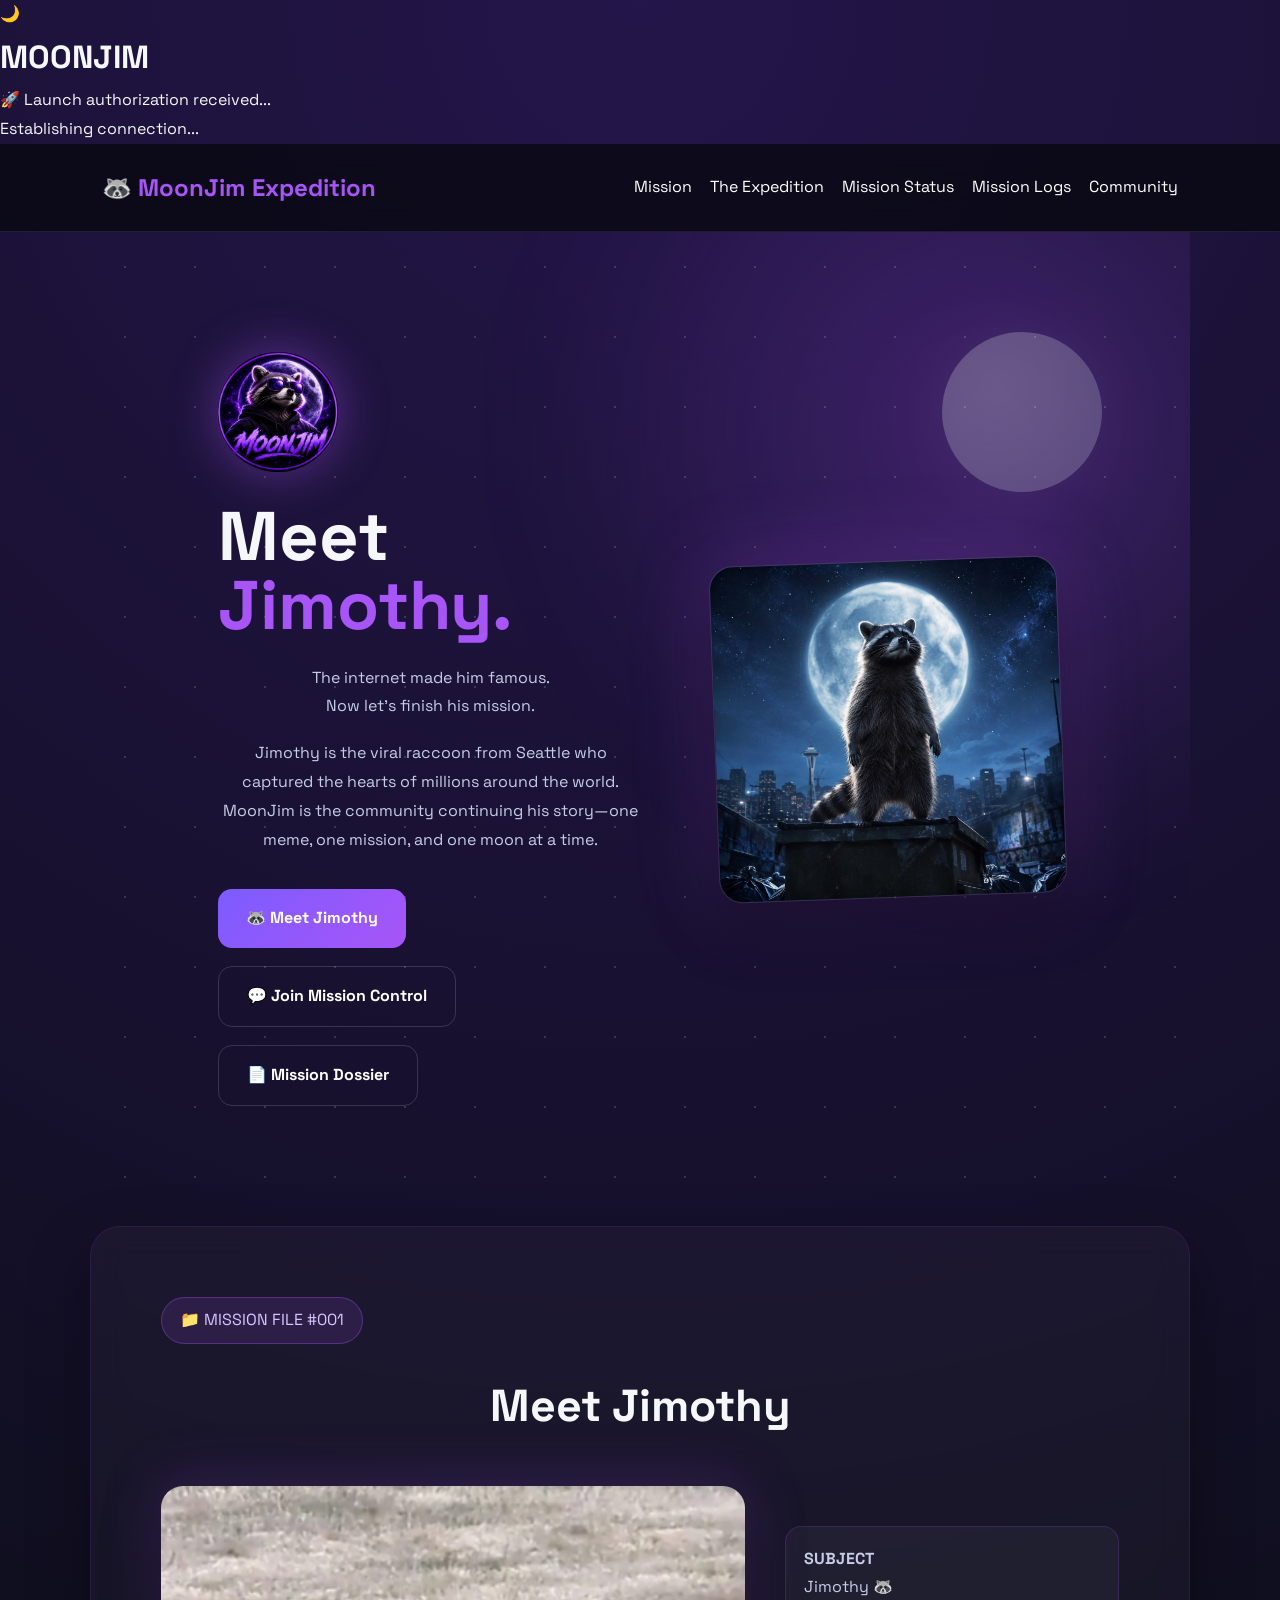
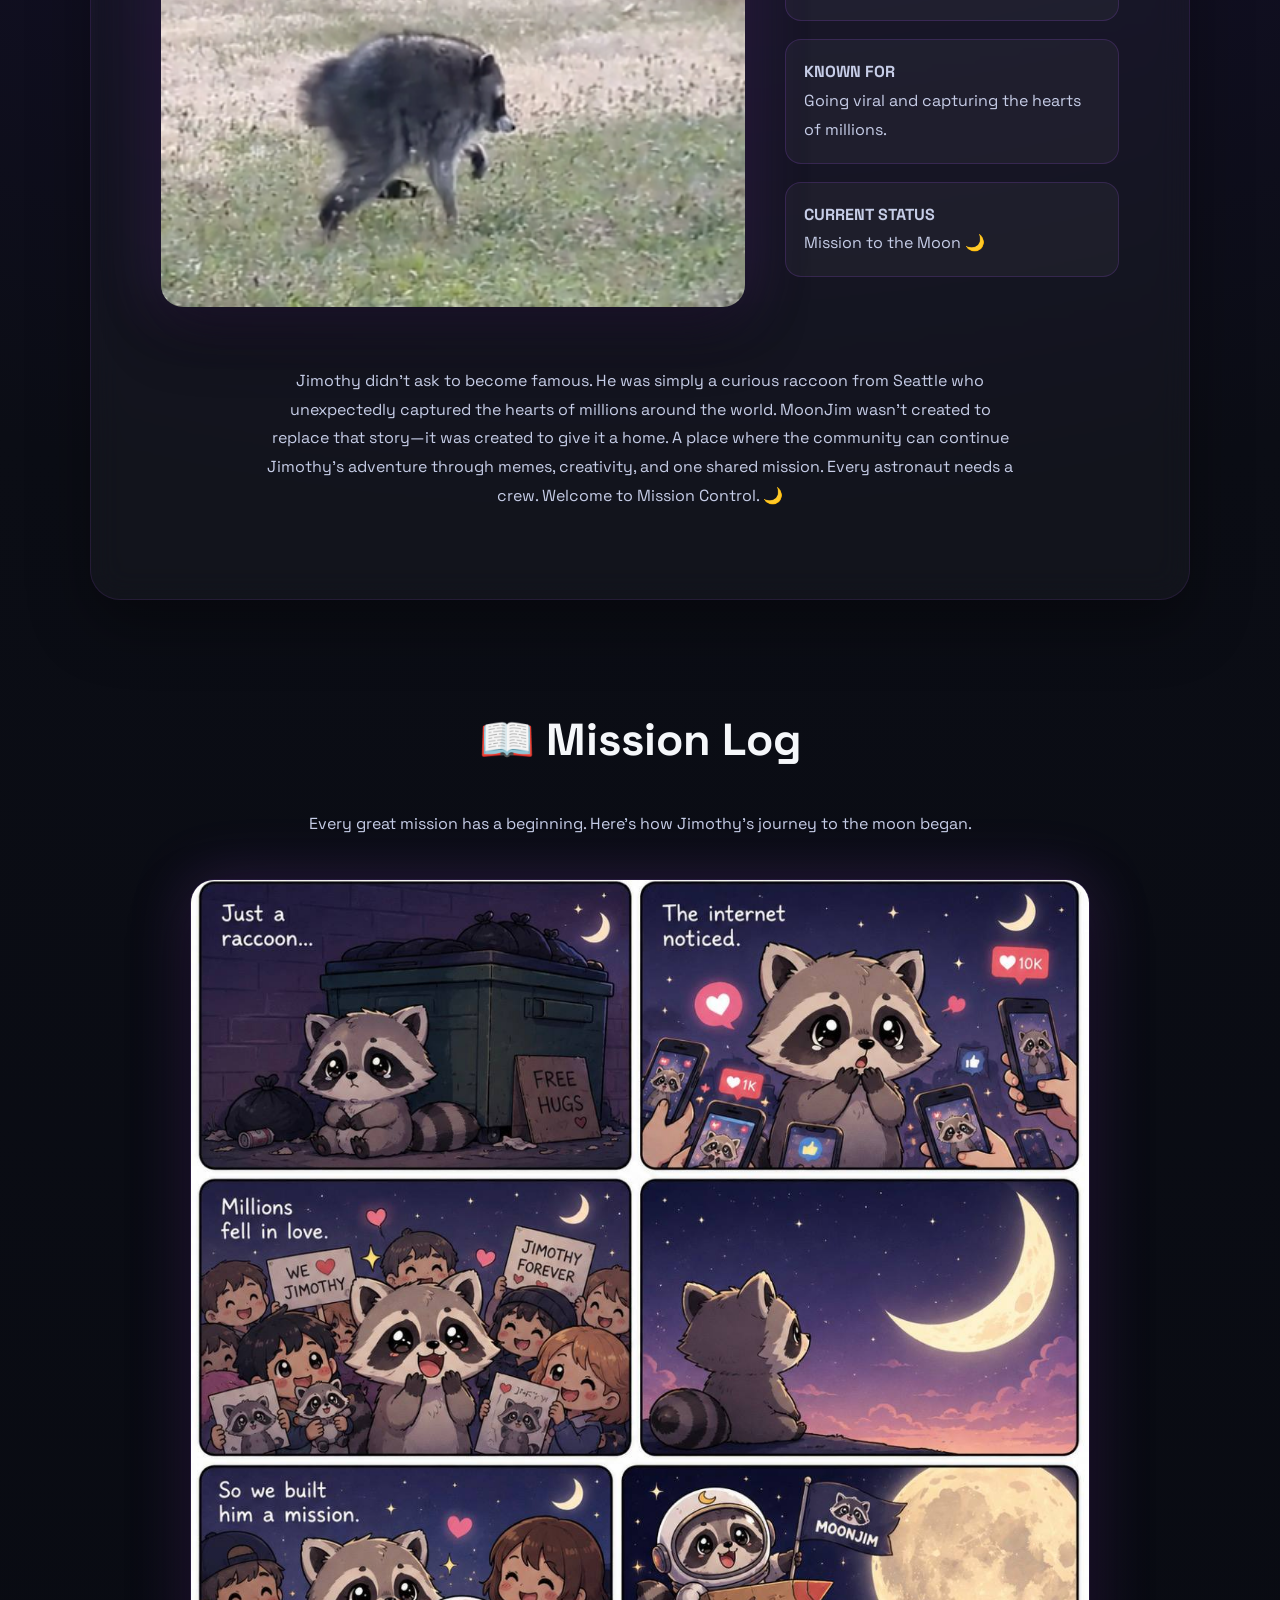
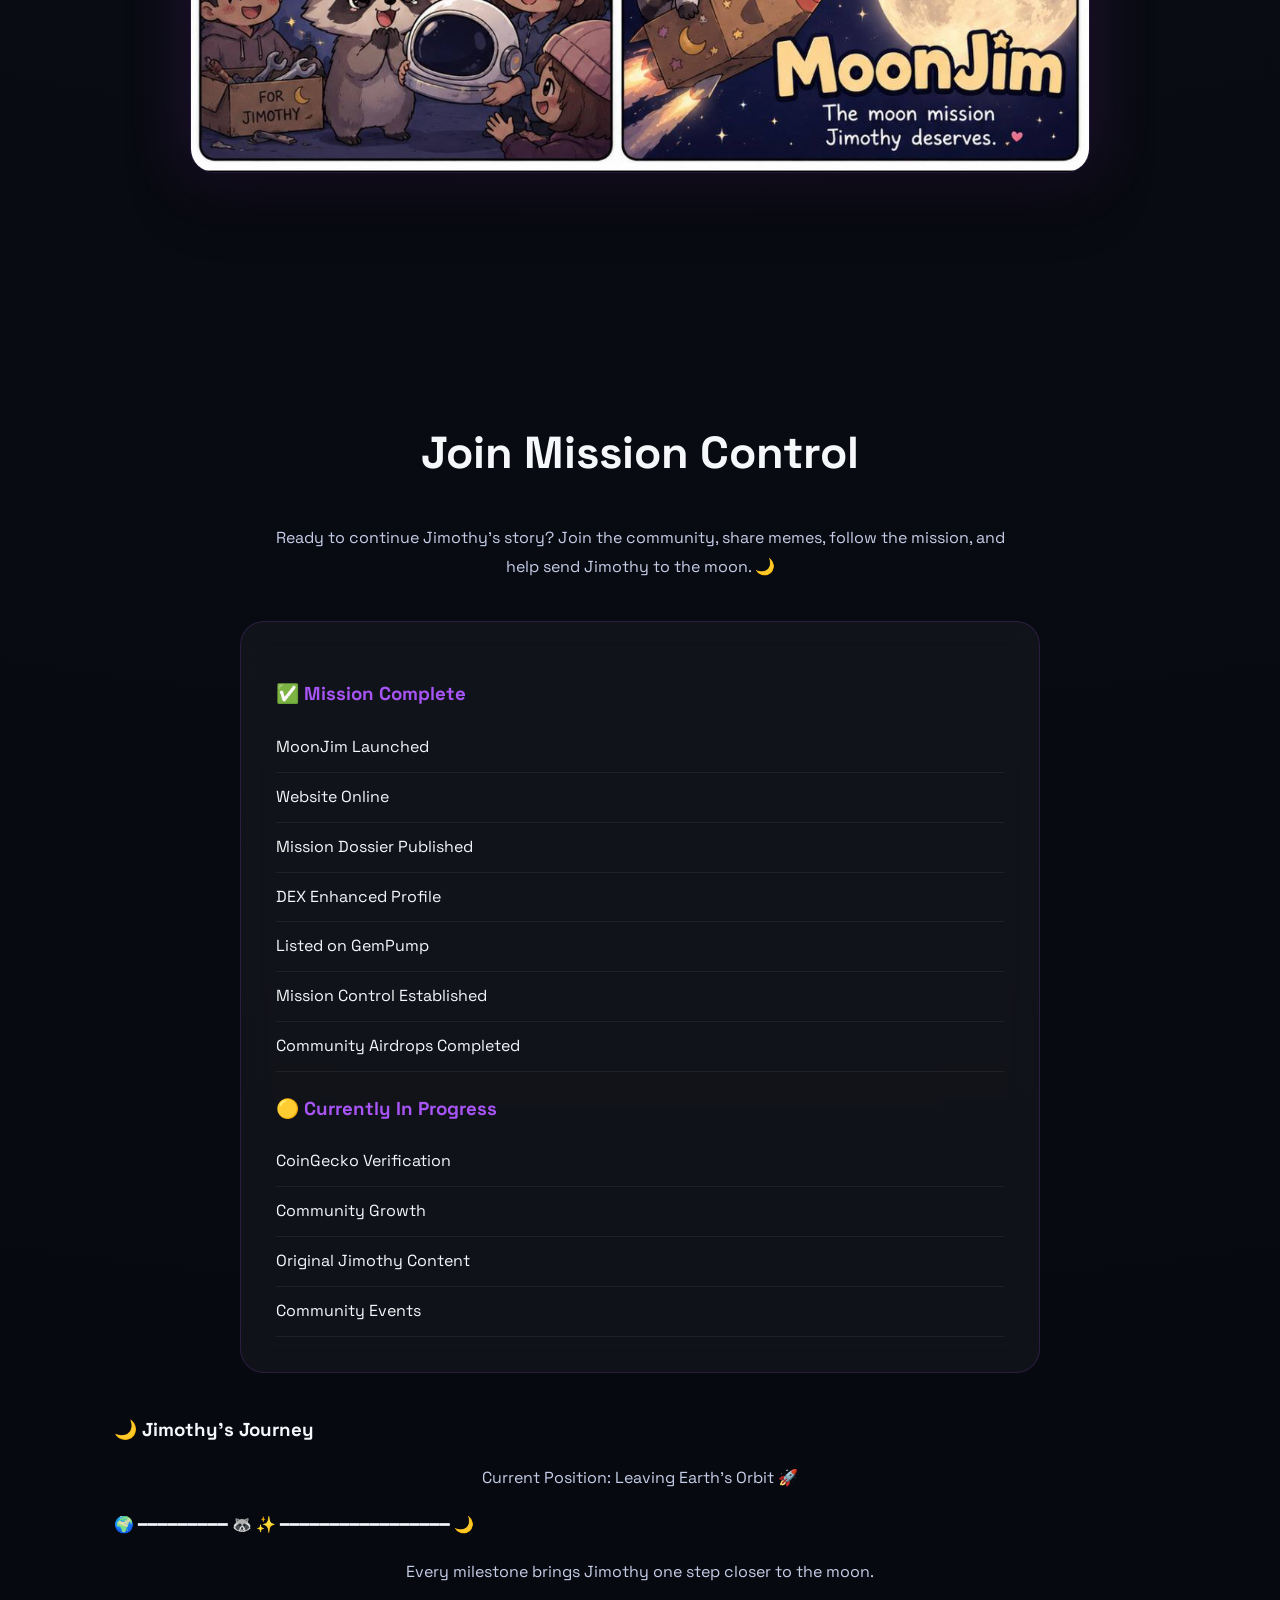
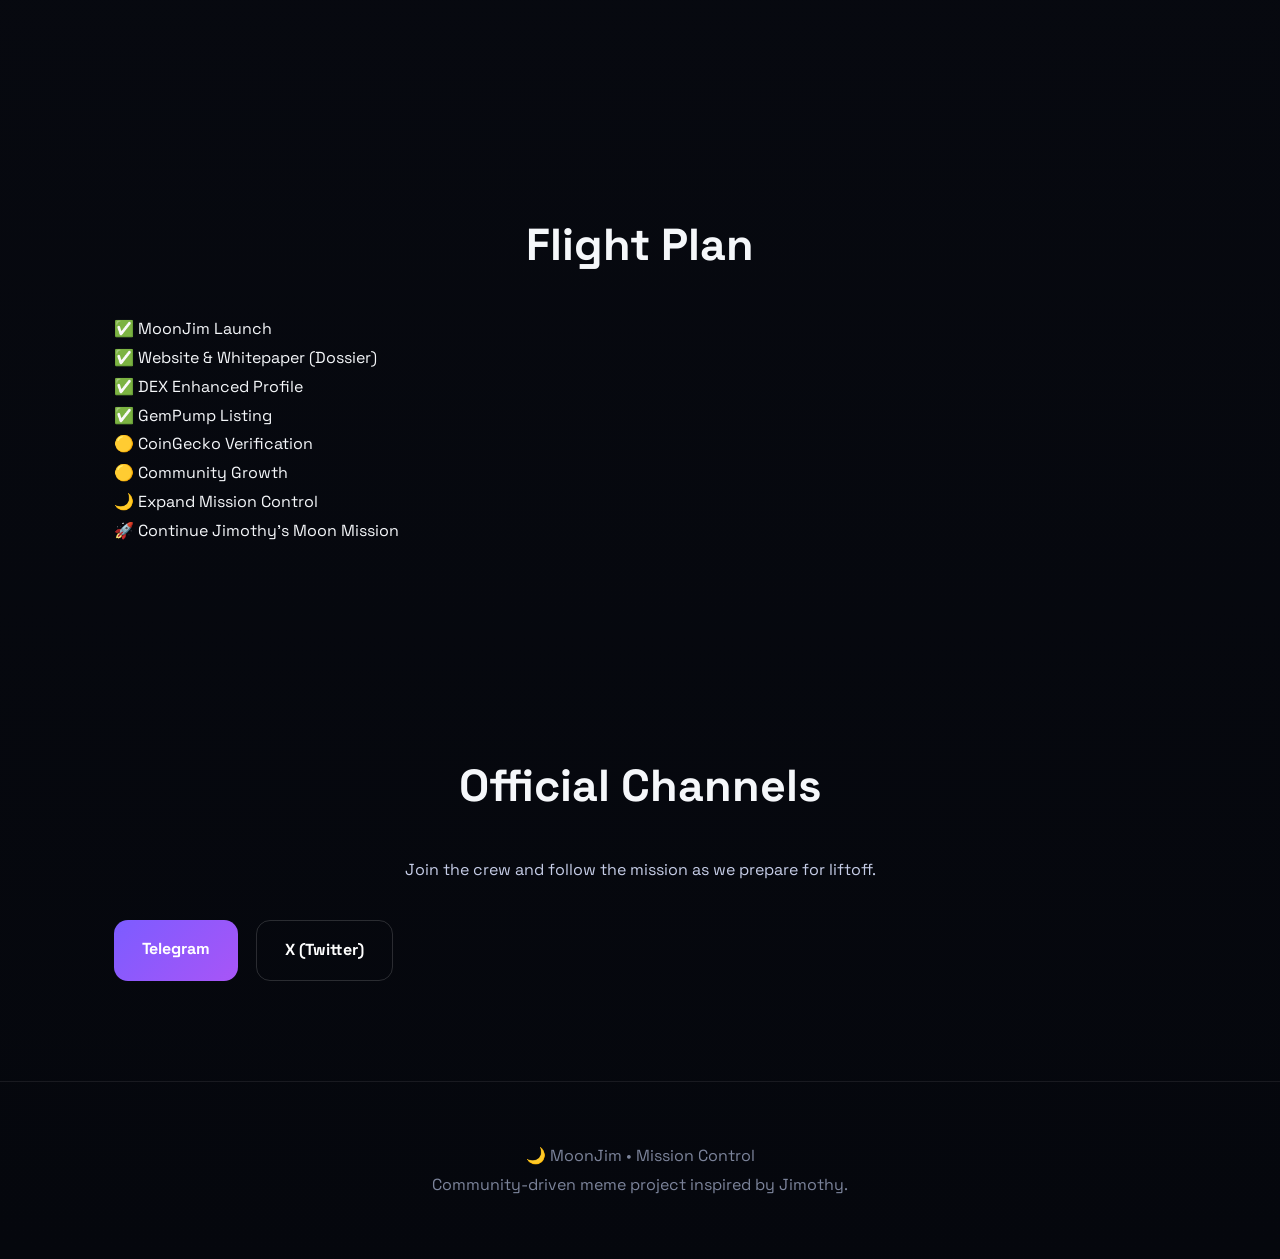
<file: index.html>
<!DOCTYPE html>
<html lang="en">

<head>
    <meta charset="UTF-8">
    <meta name="viewport" content="width=device-width, initial-scale=1.0">

    <title>MoonJim | Mission Control</title>

    <link rel="stylesheet" href="style.css">

    <link rel="preconnect" href="https://fonts.googleapis.com">
    <link rel="preconnect" href="https://fonts.gstatic.com" crossorigin>

    <link href="https://fonts.googleapis.com/css2?family=Space+Grotesk:wght@400;600;700&display=swap" rel="stylesheet">
</head>

<body>

<div id="loader">

    <div class="loader-content">

        <div class="loader-logo">🌙</div>

        <h1>MOONJIM</h1>

        <p>📡 Incoming Transmission...</p>

        <div class="loader-bar">
            <div class="loader-progress"></div>
        </div>

        <span>Establishing connection...</span>

    </div>

</div>

<nav>

    <h2>🦝 MoonJim Expedition</h2>

    <div>

        <a href="#mission">Mission</a>

        <a href="#expedition">The Expedition</a>

        <a href="#status">Mission Status</a>

        <a href="#logs">Mission Logs</a>

        <a href="#community">Community</a>

    </div>

</nav>
    
<section class="hero">

    <div class="stars"></div>

    <div class="hero-content">

      <div class="hero-logo">
    <img src="token-logo.jpeg.PNG" alt="MoonJim Logo">
</div>

<h1>
    Meet <span>Jimothy.</span>
</h1>

<p class="hero-intro">
The internet made him famous.<br>
Now let's finish his mission.
</p>

<p class="hero-story">
Jimothy is the viral raccoon from Seattle who captured the hearts of millions around the world.

MoonJim is the community continuing his story—one meme, one mission, and one moon at a time.
</p>

    <div class="buttons">

    <a href="#mission" class="primary">
        🦝 Meet Jimothy
    </a>

    <a href="https://t.me/moonjimtoken" class="secondary">
        💬 Join Mission Control
    </a>

    <a href="dossier.html" class="secondary">
        📄 Mission Dossier
    </a>

</div>

    </div>
<div class="hero-image">
    <img
        src="moonjim.jpeg.jpg"
        alt="Jimothy standing proudly under the moon">
</div>
    <div class="moon"></div>

</section>

<section id="mission" class="mission-file">

    <span class="tag">📁 MISSION FILE #001</span>

    <h2>Meet Jimothy</h2>

    <div class="mission-grid">

        <div class="mission-photo">
            <img src="viral-jimothy.jpeg.WEBP" alt="Jimothy">
        </div>

        <div class="mission-details">

    <p><strong>SUBJECT</strong><br>Jimothy 🦝</p>

<p><strong>KNOWN FOR</strong><br>Going viral and capturing the hearts of millions.</p>

<p><strong>CURRENT STATUS</strong><br>Mission to the Moon 🌙</p>
        </div>

    </div>

    <p class="story">
        Jimothy didn't ask to become famous.

He was simply a curious raccoon from Seattle who unexpectedly captured the hearts of millions around the world.

MoonJim wasn't created to replace that story—it was created to give it a home. A place where the community can continue Jimothy's adventure through memes, creativity, and one shared mission.

Every astronaut needs a crew.

Welcome to Mission Control. 🌙
    </p>

</section>
<section id="comic">

    <h2>📖 Mission Log</h2>

    <p>
        Every great mission has a beginning.
        Here's how Jimothy's journey to the moon began.
    </p>

    <img src="comic.jpeg.JPG"
         alt="Jimothy's Mission Comic"
         class="comic-image">

</section>
    <section id="progress">

   <h2>Join Mission Control</h2>

<p>
Ready to continue Jimothy's story?

Join the community, share memes, follow the mission, and help send Jimothy to the moon. 🌙
</p>

    <div class="progress-complete">

        <h3>✅ Mission Complete</h3>

        <ul>
            <li>MoonJim Launched</li>
            <li>Website Online</li>
            <li>Mission Dossier Published</li>
            <li>DEX Enhanced Profile</li>
            <li>Listed on GemPump</li>
            <li>Mission Control Established</li>
            <li>Community Airdrops Completed</li>
        </ul>

        <h3>🟡 Currently In Progress</h3>

        <ul>
            <li>CoinGecko Verification</li>
            <li>Community Growth</li>
            <li>Original Jimothy Content</li>
            <li>Community Events</li>
        </ul>

    </div>
        <div class="moon-progress">

    <h3>🌙 Jimothy's Journey</h3>

    <p>Current Position: Leaving Earth's Orbit 🚀</p>

    <div class="journey-track">
        🌍 ━━━━━━━━━ 🦝 ✨ ━━━━━━━━━━━━━━━━━ 🌙
    </div>

    <p class="journey-note">
        Every milestone brings Jimothy one step closer to the moon.
    </p>

</div>

</section>
<section id="roadmap">

    <h2>Flight Plan</h2>

    <div class="card">
        ✅ MoonJim Launch
    </div>

    <div class="card">
        ✅ Website & Whitepaper (Dossier)
    </div>

    <div class="card">
        ✅ DEX Enhanced Profile
    </div>

    <div class="card">
        ✅ GemPump Listing
    </div>

    
    <div class="card">
        🟡 CoinGecko Verification
    </div>
    
<div class="card">
     🟡 Community Growth
    </div>

    <div class="card">
     🌙 Expand Mission Control
    </div>

    <div class="card">
     🚀 Continue Jimothy's Moon Mission
    </div>
    
</section>

<section id="community">

    <h2>Official Channels</h2>

    <p>
        Join the crew and follow the mission as we prepare for liftoff.
    </p>

    <div class="buttons">

        <a href="https://t.me/moonjimtoken" class="primary">
            Telegram
        </a>

        <a href="https://x.com/moonjimtoken" class="secondary">
            X (Twitter)
        </a>

    </div>

</section>

<footer>

    <p>
        🌙 MoonJim • Mission Control
    </p>

    <p>
        Community-driven meme project inspired by Jimothy.
    </p>

</footer>

<script src="script.js"></script>

</body>
</html>
</file>
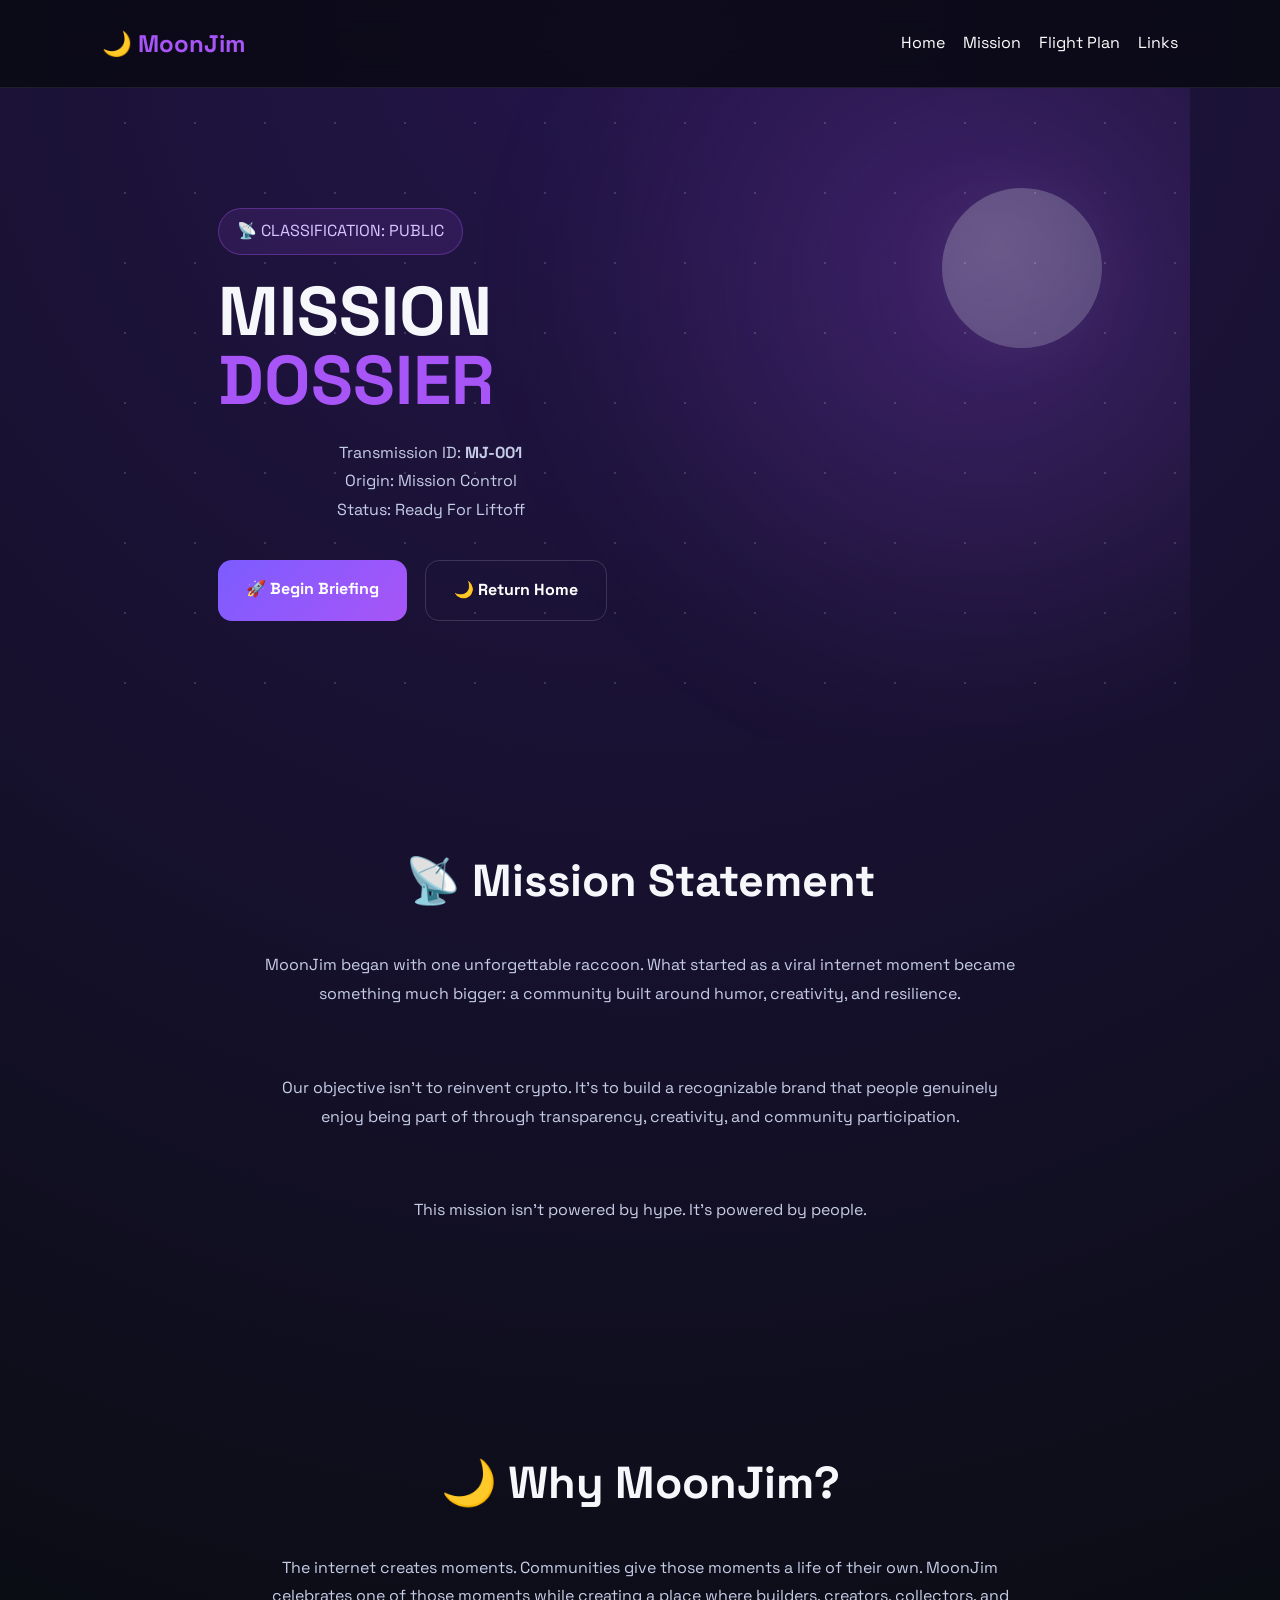
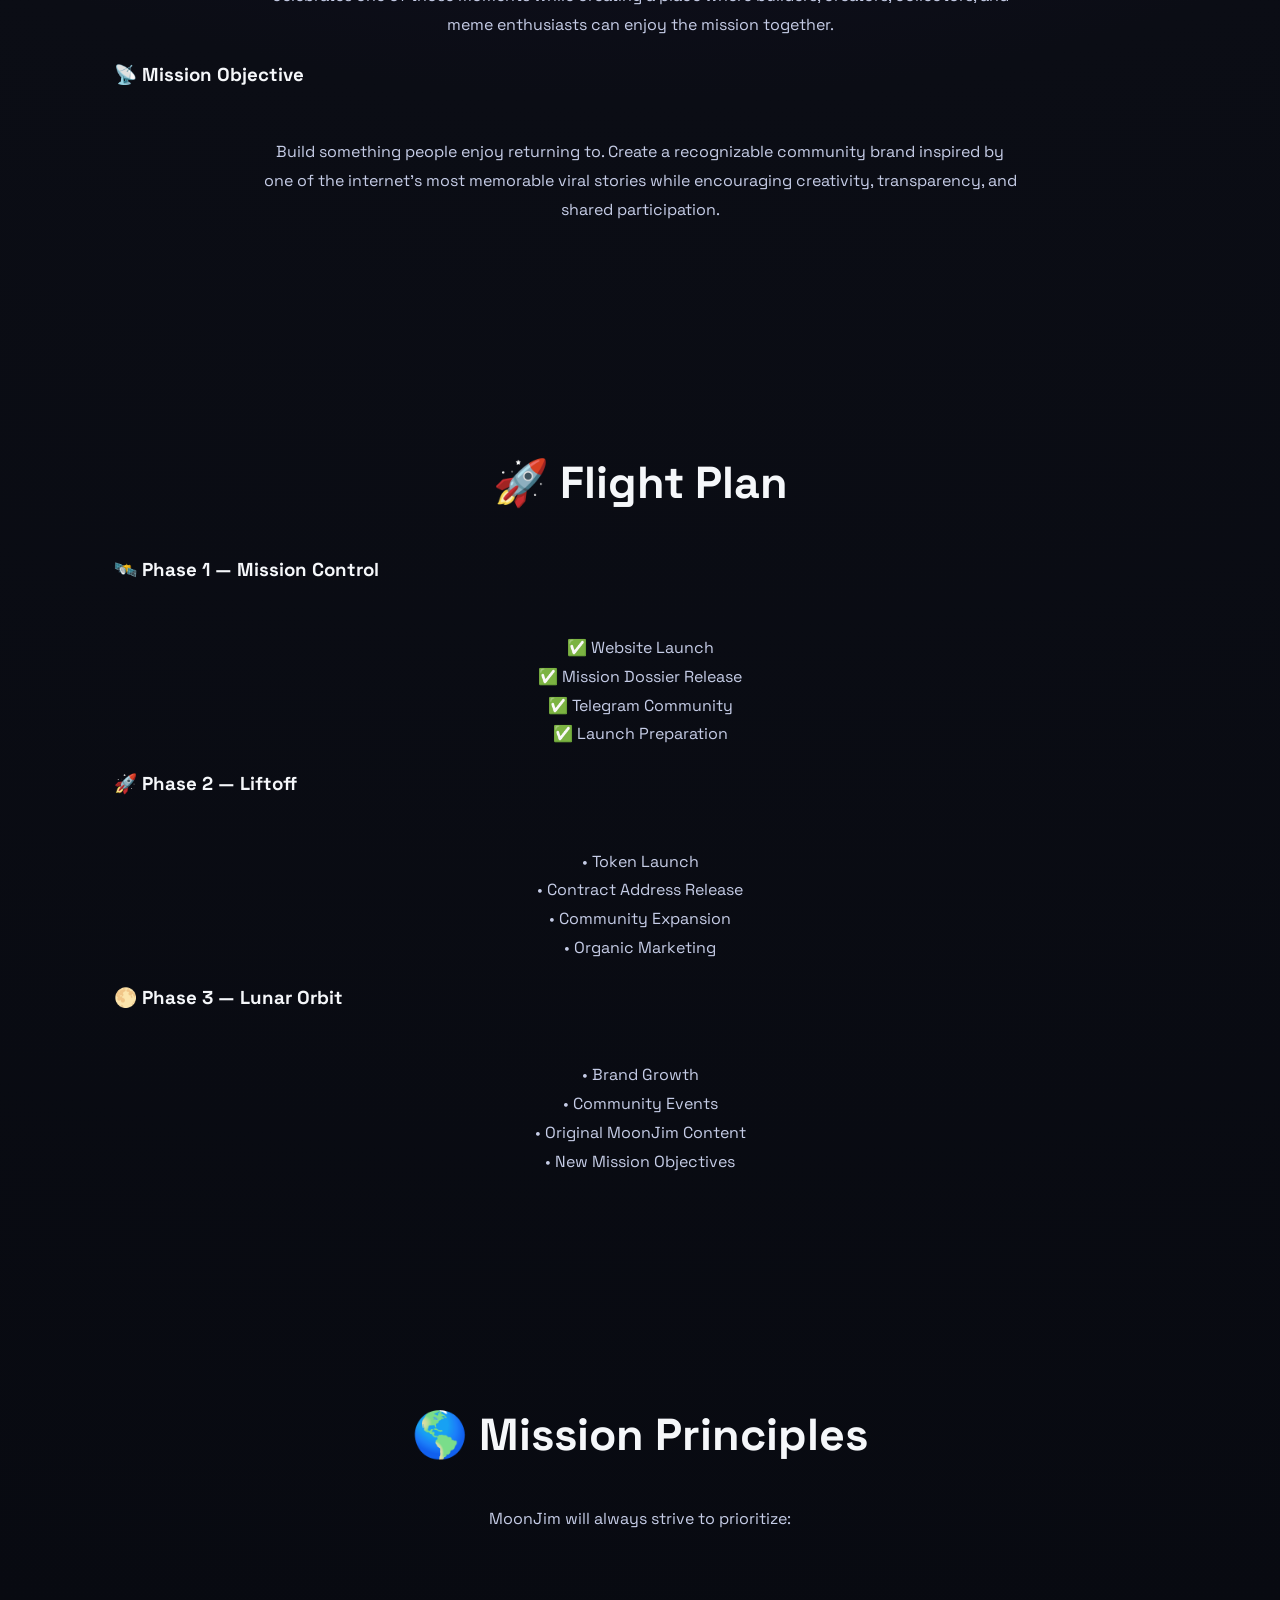
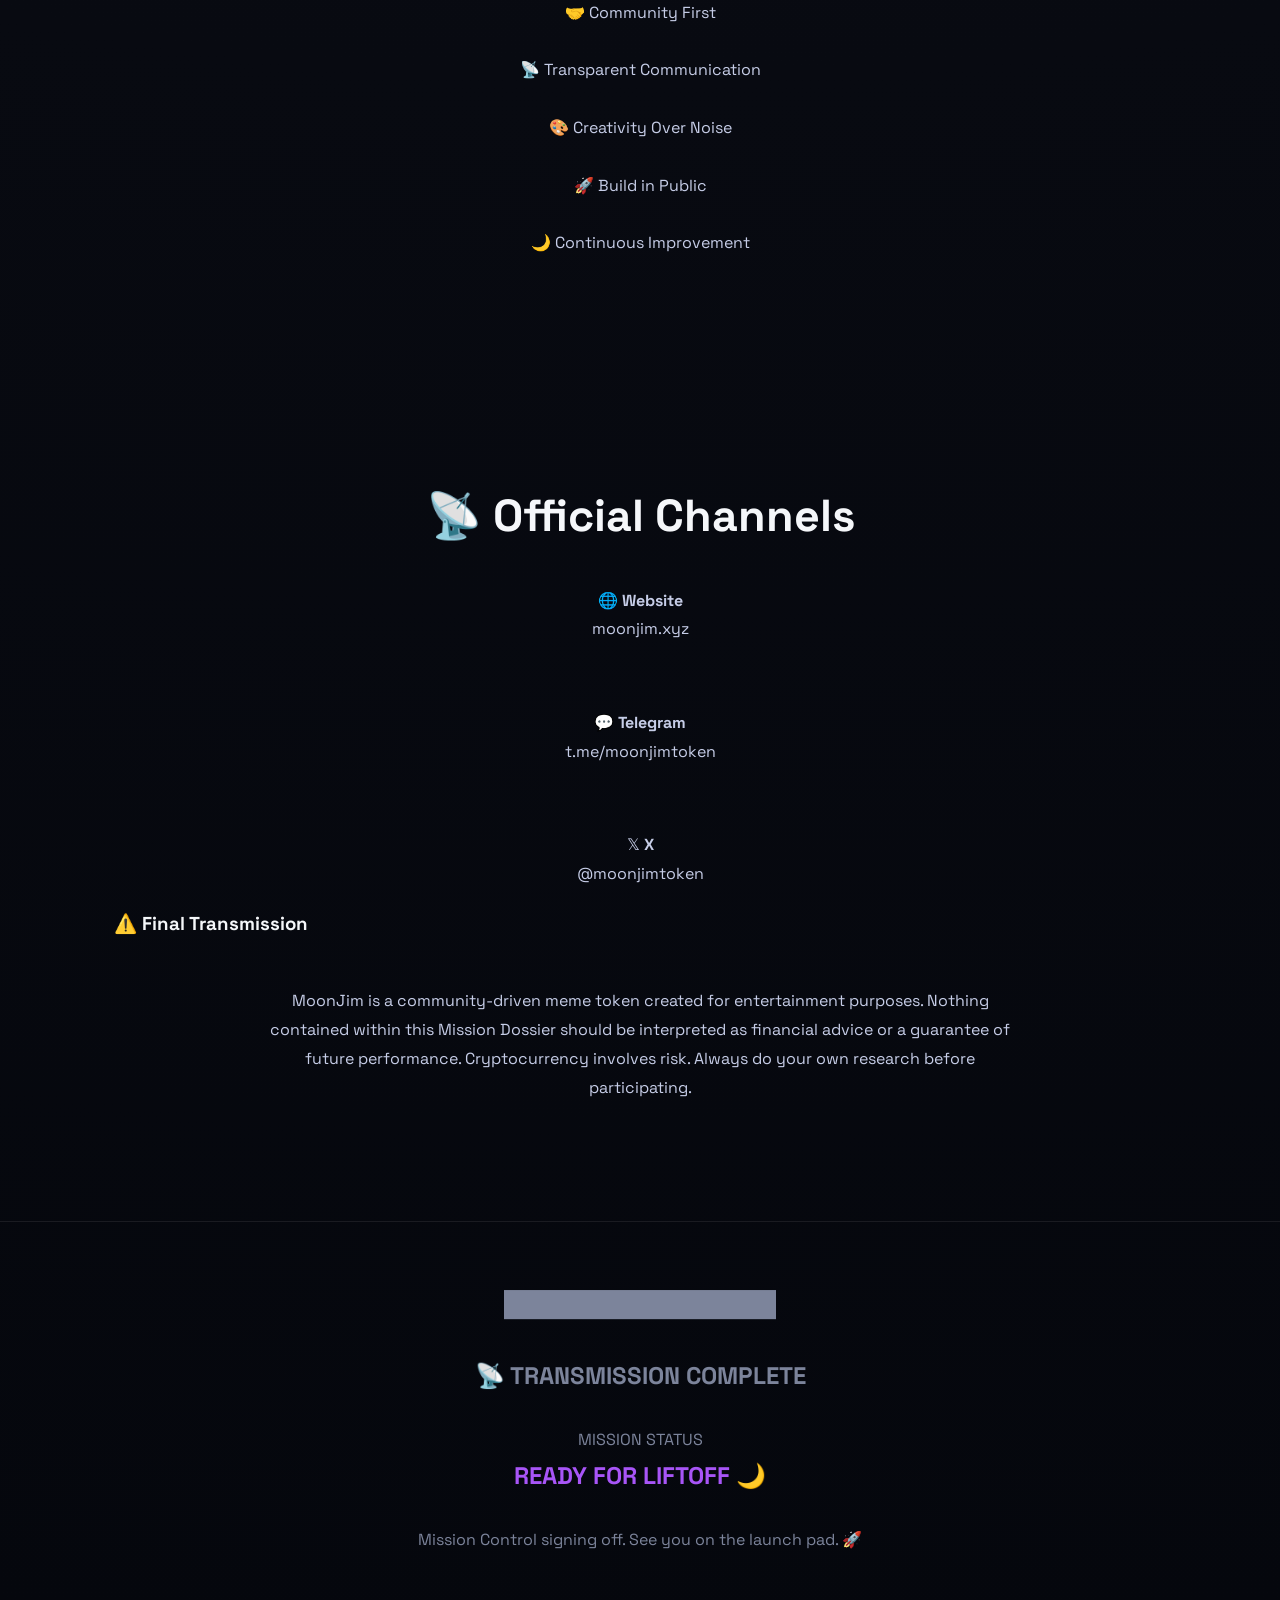
<file: dossier.html>
<!DOCTYPE html>
<html lang="en">

<head>

<meta charset="UTF-8">
<meta name="viewport" content="width=device-width, initial-scale=1.0">

<title>Mission Dossier | MoonJim</title>

<link rel="stylesheet" href="style.css">

<link rel="preconnect" href="https://fonts.googleapis.com">
<link rel="preconnect" href="https://fonts.gstatic.com" crossorigin>

<link href="https://fonts.googleapis.com/css2?family=Space+Grotesk:wght@400;600;700&display=swap" rel="stylesheet">

</head>

<body>

<nav>

<h2>🌙 MoonJim</h2>

<div>

<a href="index.html">Home</a>

<a href="#mission">Mission</a>

<a href="#flightplan">Flight Plan</a>

<a href="#links">Links</a>

</div>

</nav>

<section class="hero">

<div class="stars"></div>

<div class="hero-content">

<span class="tag">
📡 CLASSIFICATION: PUBLIC
</span>

<h1>

MISSION<br>

<span>DOSSIER</span>

</h1>

<p>

Transmission ID: <b>MJ-001</b><br>

Origin: Mission Control<br>

Status: Ready For Liftoff

</p>

<div class="buttons">

<a href="#mission" class="primary">

🚀 Begin Briefing

</a>

<a href="index.html" class="secondary">

🌙 Return Home

</a>

</div>

</div>

<div class="moon"></div>

</section>

<section id="mission">

<h2>📡 Mission Statement</h2>

<div class="card">

<p>

MoonJim began with one unforgettable raccoon.

What started as a viral internet moment became something much bigger:
a community built around humor, creativity, and resilience.

</p>

<br>

<p>

Our objective isn't to reinvent crypto.

It's to build a recognizable brand that people genuinely enjoy being part of through transparency, creativity, and community participation.

</p>

<br>

<p>

This mission isn't powered by hype.

It's powered by people.

</p>

</div>

</section>

<section>

<h2>🌙 Why MoonJim?</h2>

<div class="card">

<p>

The internet creates moments.

Communities give those moments a life of their own.

MoonJim celebrates one of those moments while creating a place where builders, creators, collectors, and meme enthusiasts can enjoy the mission together.

</p>

</div>

<div class="card">

<h3>📡 Mission Objective</h3>

<br>

<p>

Build something people enjoy returning to.

Create a recognizable community brand inspired by one of the internet's most memorable viral stories while encouraging creativity, transparency, and shared participation.

</p>

</div>

</section>
<section id="flightplan">

<h2>🚀 Flight Plan</h2>

<div class="card">

<h3>🛰️ Phase 1 — Mission Control</h3>

<br>

<p>

✅ Website Launch<br>
✅ Mission Dossier Release<br>
✅ Telegram Community<br>
✅ Launch Preparation

</p>

</div>

<div class="card">

<h3>🚀 Phase 2 — Liftoff</h3>

<br>

<p>

• Token Launch<br>
• Contract Address Release<br>
• Community Expansion<br>
• Organic Marketing

</p>

</div>

<div class="card">

<h3>🌕 Phase 3 — Lunar Orbit</h3>

<br>

<p>

• Brand Growth<br>
• Community Events<br>
• Original MoonJim Content<br>
• New Mission Objectives

</p>

</div>

</section>

<section>

<h2>🌎 Mission Principles</h2>

<div class="card">

<p>

MoonJim will always strive to prioritize:

</p>

<br>

<p>

🤝 Community First<br><br>

📡 Transparent Communication<br><br>

🎨 Creativity Over Noise<br><br>

🚀 Build in Public<br><br>

🌙 Continuous Improvement

</p>

</div>

</section>

<section id="links">

<h2>📡 Official Channels</h2>

<div class="card">

<p>

🌐 <strong>Website</strong><br>

moonjim.xyz

</p>

<br>

<p>

💬 <strong>Telegram</strong><br>

t.me/moonjimtoken

</p>

<br>

<p>

𝕏 <strong>X</strong><br>

@moonjimtoken

</p>

</div>

<div class="card">

<h3>⚠️ Final Transmission</h3>

<br>

<p>

MoonJim is a community-driven meme token created for entertainment purposes.

Nothing contained within this Mission Dossier should be interpreted as financial advice or a guarantee of future performance.

Cryptocurrency involves risk.

Always do your own research before participating.

</p>

</div>

</section>

<footer>

<h2>████████████████</h2>

<br>

<h2>📡 TRANSMISSION COMPLETE</h2>

<br>

<p>

MISSION STATUS

</p>

<h2 style="color:#A855F7;">

READY FOR LIFTOFF 🌙

</h2>

<br>

<p>

Mission Control signing off.

See you on the launch pad.

🚀

</p>

</footer>

</body>

</html>
</file>
<file: style.css>
/* ==========================
   MOONJIM V4
========================== */

*{
    margin:0;
    padding:0;
    box-sizing:border-box;
}

html{
    scroll-behavior:smooth;
}

body{

    font-family:"Space Grotesk",sans-serif;

    background:
    radial-gradient(circle at top,#24154a 0%,#0b0d15 35%,#05070d 100%);

    color:#f5f7fa;

    overflow-x:hidden;

    line-height:1.8;

}

nav{

    position:sticky;

    top:0;

    z-index:999;

    display:flex;

    justify-content:space-between;

    align-items:center;

    padding:22px 8%;

    background:rgba(7,9,14,.75);

    backdrop-filter:blur(16px);

    border-bottom:1px solid rgba(255,255,255,.08);

}

nav h2{

    color:#A855F7;

}

nav div{

    display:flex;

    gap:18px;

    flex-wrap:wrap;

}

nav a{

    color:white;

    text-decoration:none;

    transition:.25s;

}

nav a:hover{

    color:#A855F7;

}

.hero{

    position:relative;

    display:grid;

    grid-template-columns:1.1fr .9fr;

    align-items:center;

    gap:70px;

    padding:120px 10%;

    overflow:hidden;

}

.hero::before{

content:"";

position:absolute;

width:900px;

height:900px;

right:-250px;

top:-250px;

border-radius:50%;

background:
radial-gradient(circle,rgba(168,85,247,.25),transparent 70%);

filter:blur(60px);

}
.hero-content{

    position:relative;

    z-index:2;

    max-width:700px;

}

.hero-logo{

    margin-bottom:20px;

}

.hero-logo img{

    width:120px;

    border-radius:50%;

    animation:floatLogo 6s ease-in-out infinite;

    box-shadow:0 0 50px rgba(168,85,247,.45);

}

@keyframes floatLogo{

0%{transform:translateY(0);}
50%{transform:translateY(-8px);}
100%{transform:translateY(0);}

}

.hero-image{

display:flex;
justify-content:center;
align-items:center;

}

.hero-image img{

width:100%;
max-width:520px;

border-radius:24px;

border:1px solid rgba(255,255,255,.12);

transform:rotate(-2deg);

box-shadow:
0 25px 60px rgba(0,0,0,.45),
0 0 80px rgba(168,85,247,.30);

transition:.35s;

cursor:default;

}

.hero-image img:hover{

transform:rotate(-2deg) translateY(-6px);

}

.tag{

display:inline-block;

padding:8px 18px;

margin-bottom:22px;

border-radius:999px;

background:rgba(168,85,247,.12);

border:1px solid rgba(168,85,247,.35);

color:#D7C5FF;

}

.hero h1{

font-size:4.3rem;

line-height:1;

margin-bottom:24px;

}

.hero h1 span{

color:#A855F7;

}

.hero p{

max-width:650px;

margin:18px 0;

color:#c6cde7;

}
.moon{

position:absolute;

right:8%;

top:100px;

width:160px;

height:160px;

opacity:.25;

border-radius:50%;

background:
radial-gradient(circle at 35% 35%,#fff,#d9dceb 70%);

box-shadow:
0 0 60px rgba(255,255,255,.18),
0 0 140px rgba(168,85,247,.18);

}

.stars{

position:absolute;

inset:0;

background-image:
radial-gradient(white 1px,transparent 1px);

background-size:70px 70px;

opacity:.15;

}

.mission-status{

margin-top:40px;

padding:28px;

border-radius:24px;

background:rgba(255,255,255,.05);

border:1px solid rgba(168,85,247,.20);

backdrop-filter:blur(16px);

box-shadow:0 20px 45px rgba(0,0,0,.35);

}

.mission-status p{

margin:14px 0;

}

.buttons{

display:flex;

gap:18px;

flex-wrap:wrap;

margin-top:35px;

}

.buttons a{

padding:15px 28px;

border-radius:14px;

text-decoration:none;

font-weight:bold;

transition:.25s;

}

.primary{

background:linear-gradient(135deg,#7C5CFF,#A855F7);

color:white;

}

.secondary{

border:1px solid rgba(255,255,255,.15);

color:white;

}

.primary:hover,
.secondary:hover{

transform:translateY(-4px);

}
section{

max-width:1100px;

margin:auto;

padding:100px 24px;

}

section h2{

text-align:center;

font-size:2.8rem;

margin-bottom:30px;

}

section p{

max-width:760px;

margin:18px auto;

text-align:center;

color:#c6cde7;

}

.mission-file{

background:rgba(255,255,255,.03);

border:1px solid rgba(168,85,247,.12);

border-radius:30px;

padding:70px;

backdrop-filter:blur(16px);

box-shadow:0 25px 60px rgba(0,0,0,.35);

}

.mission-grid{

display:grid;

grid-template-columns:1.4fr .8fr;

gap:40px;

align-items:center;

margin-top:40px;

}

.mission-photo img{

width:100%;

border-radius:22px;

box-shadow:
0 25px 60px rgba(0,0,0,.45),
0 0 60px rgba(168,85,247,.25);

}

.mission-details{

display:flex;

flex-direction:column;

gap:18px;

}

.mission-details p{

padding:18px;

margin:0;

text-align:left;

border-radius:16px;

background:rgba(255,255,255,.04);

border:1px solid rgba(168,85,247,.18);

}

.story{

margin-top:50px;

}
.story{

margin-top:50px;

}

.comic-image{

    display:block;

    width:100%;

    max-width:900px;

    margin:40px auto;

    border-radius:24px;

    border:1px solid rgba(168,85,247,.18);

    box-shadow:
        0 25px 60px rgba(0,0,0,.45),
        0 0 60px rgba(168,85,247,.22);

}
.progress-complete{

    max-width:800px;

    margin:40px auto;

    padding:35px;

    border-radius:24px;

    background:rgba(255,255,255,.04);

    border:1px solid rgba(168,85,247,.18);

    backdrop-filter:blur(16px);

}

.progress-complete h3{

    margin:20px 0 12px;

    color:#A855F7;

}

.progress-complete ul{

    list-style:none;

    padding:0;

}

.progress-complete li{

    padding:10px 0;

    border-bottom:1px solid rgba(255,255,255,.06);

}
footer{

padding:60px 20px;

text-align:center;

color:#7c849b;

border-top:1px solid rgba(255,255,255,.08);

}

@media(max-width:900px){

nav{

flex-direction:column;

gap:18px;

}

.hero{

grid-template-columns:1fr;

text-align:center;

gap:40px;

padding:120px 20px 80px;

}

.hero-image{

order:-1;

}

.hero-image img{

max-width:340px;

}

.buttons{

justify-content:center;

}

.mission-grid{

grid-template-columns:1fr;

}

.mission-details p{

text-align:center;

}

}
</file>
